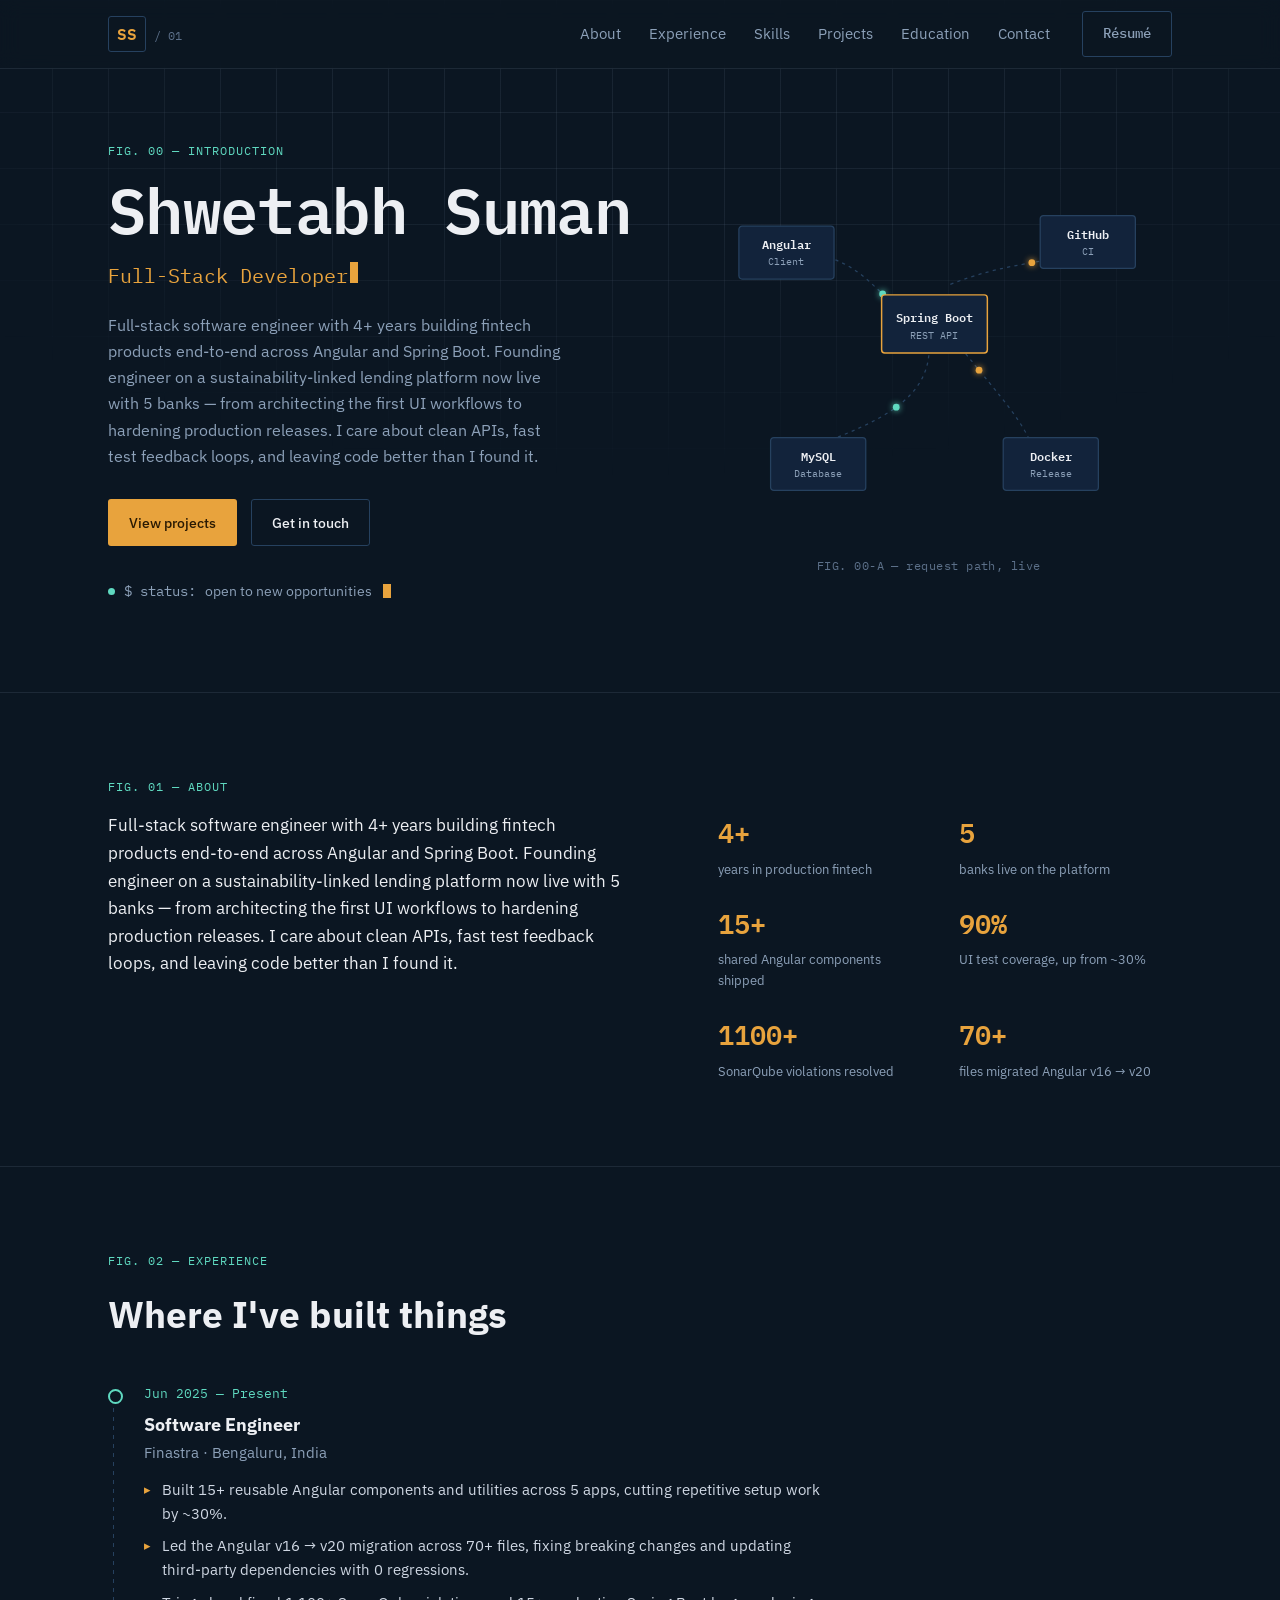
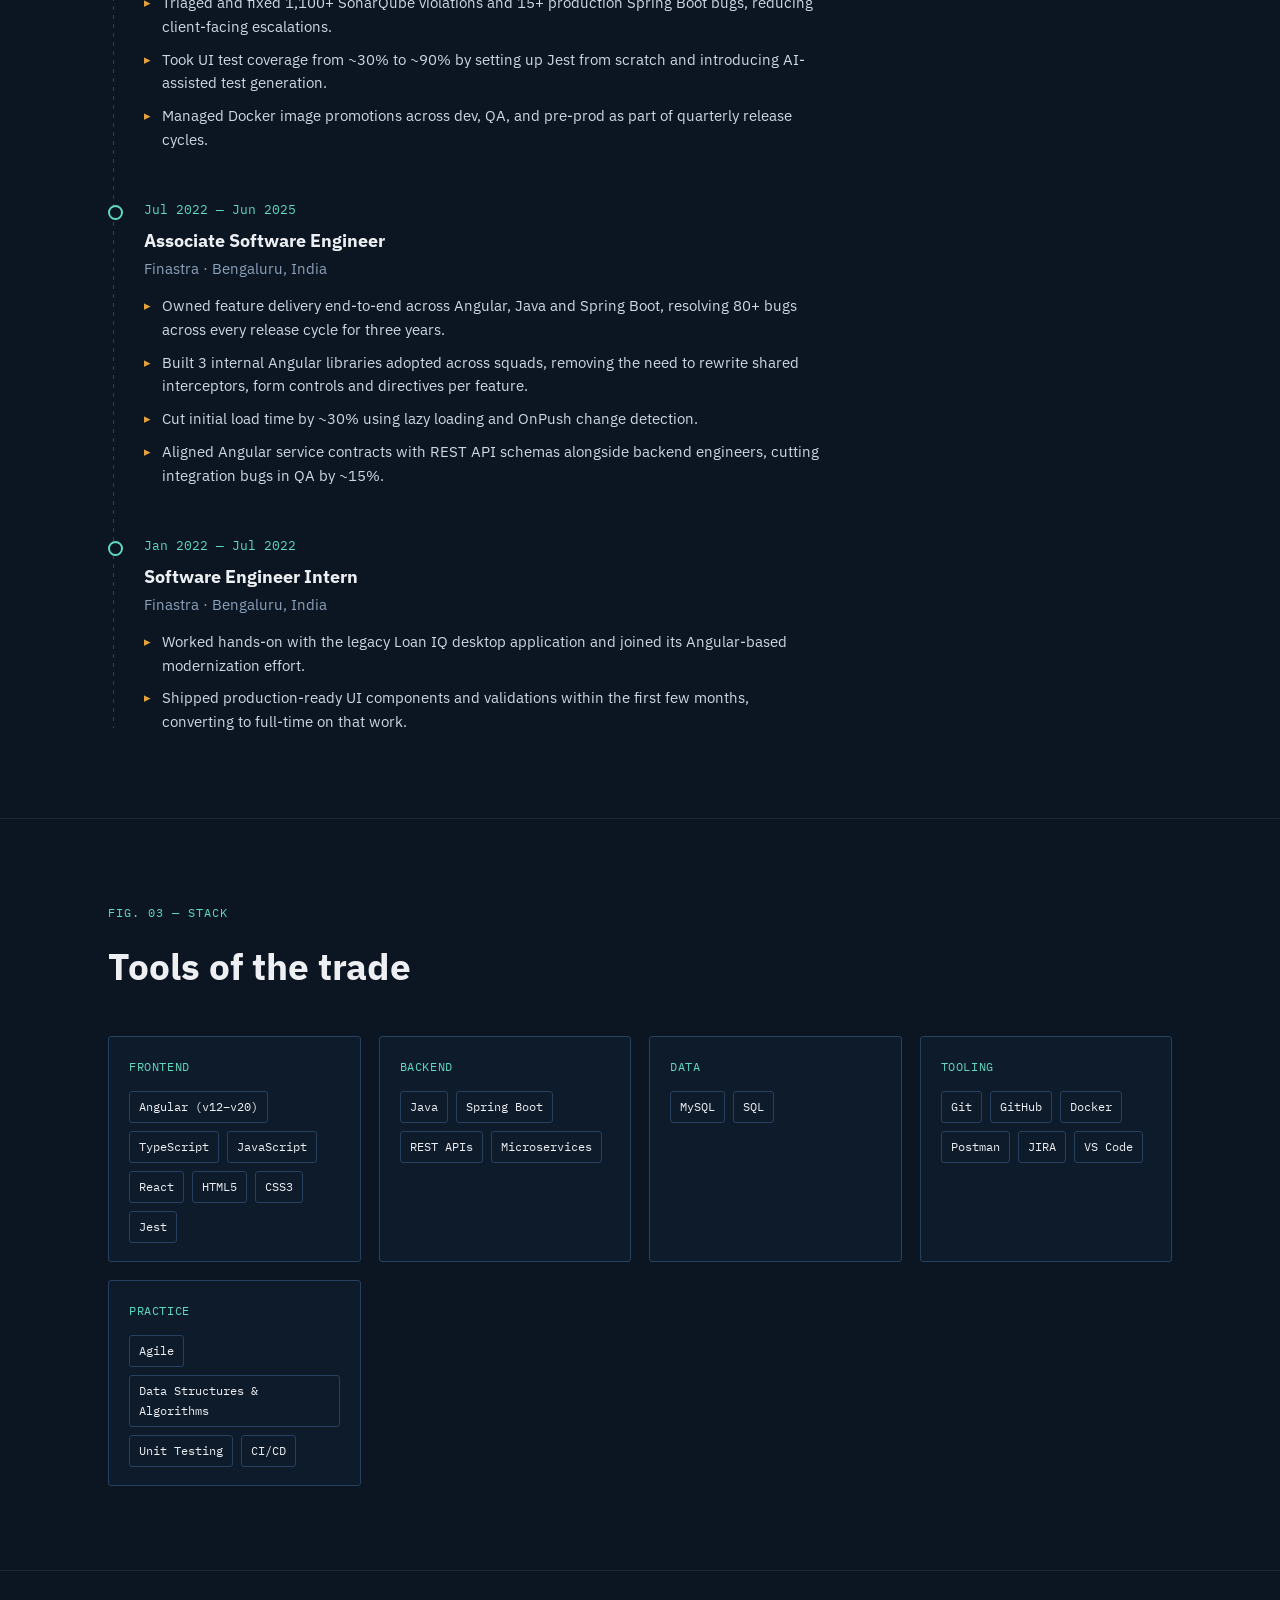
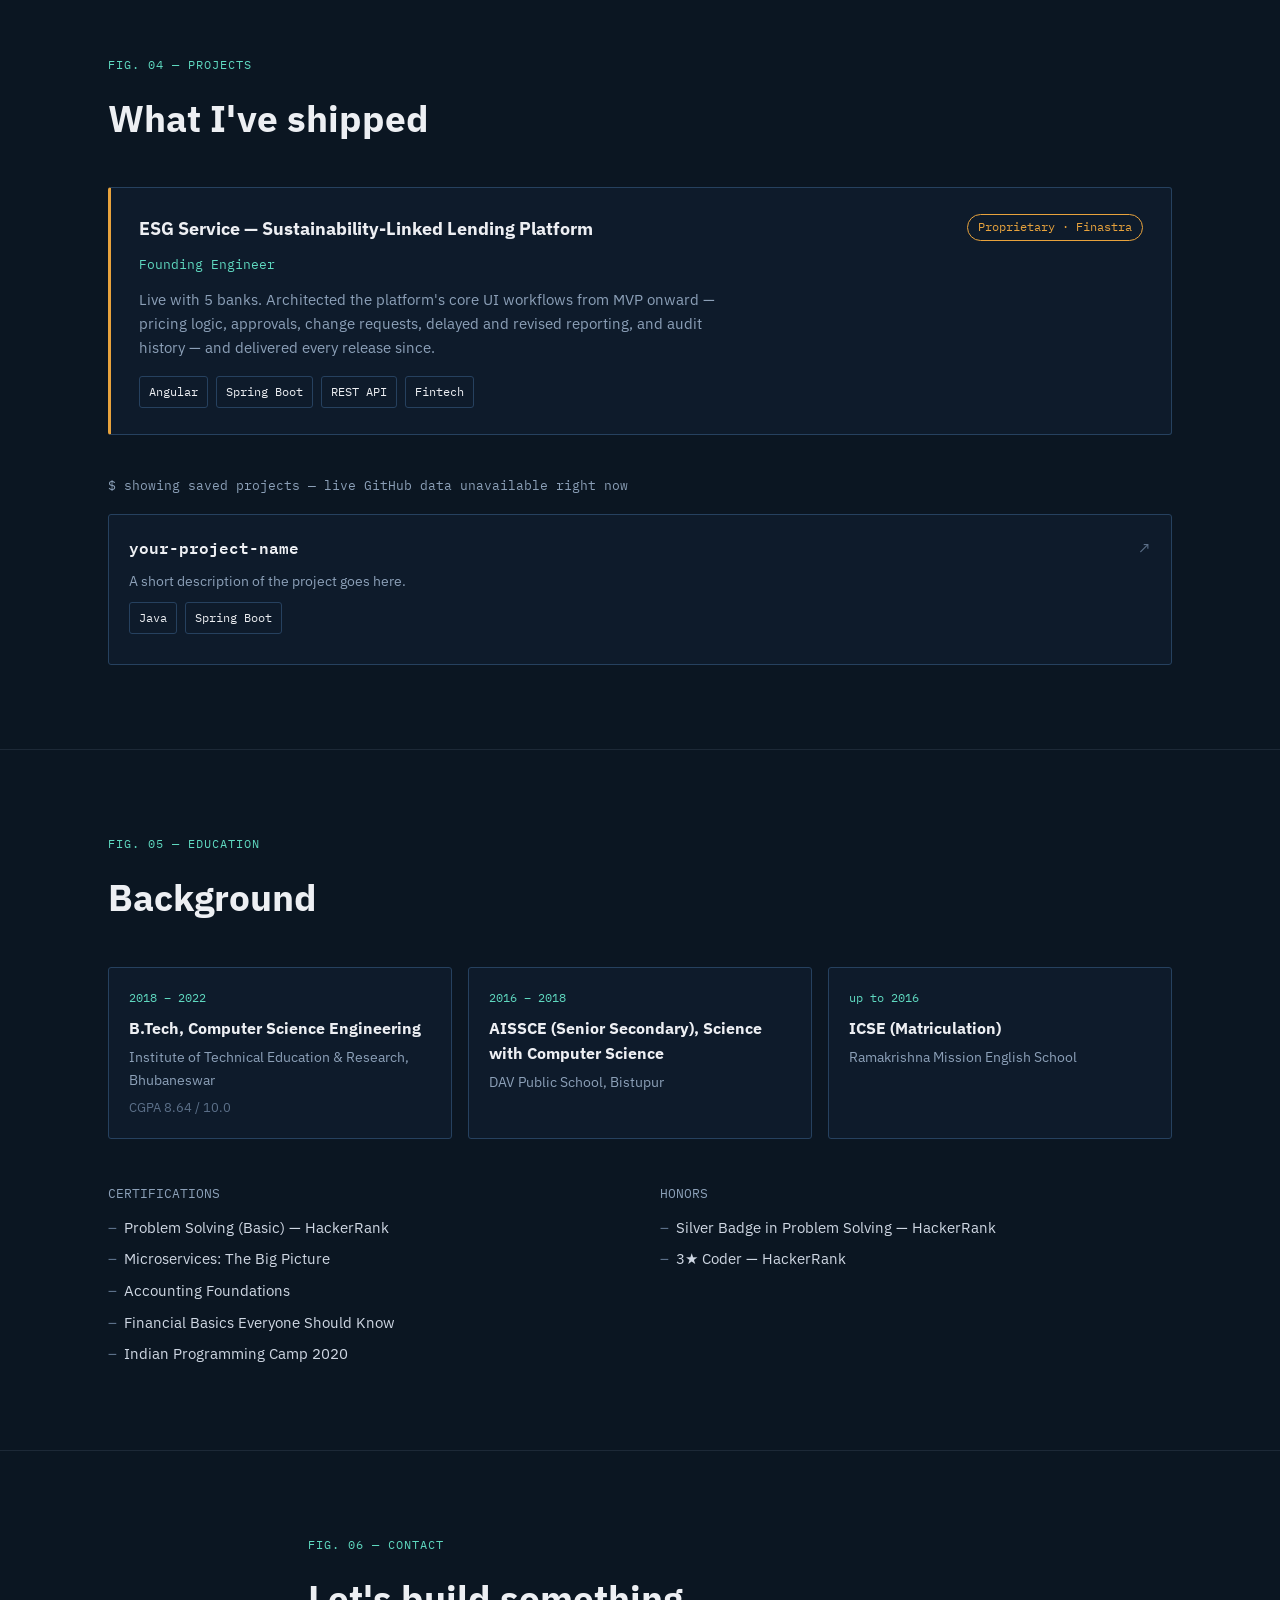
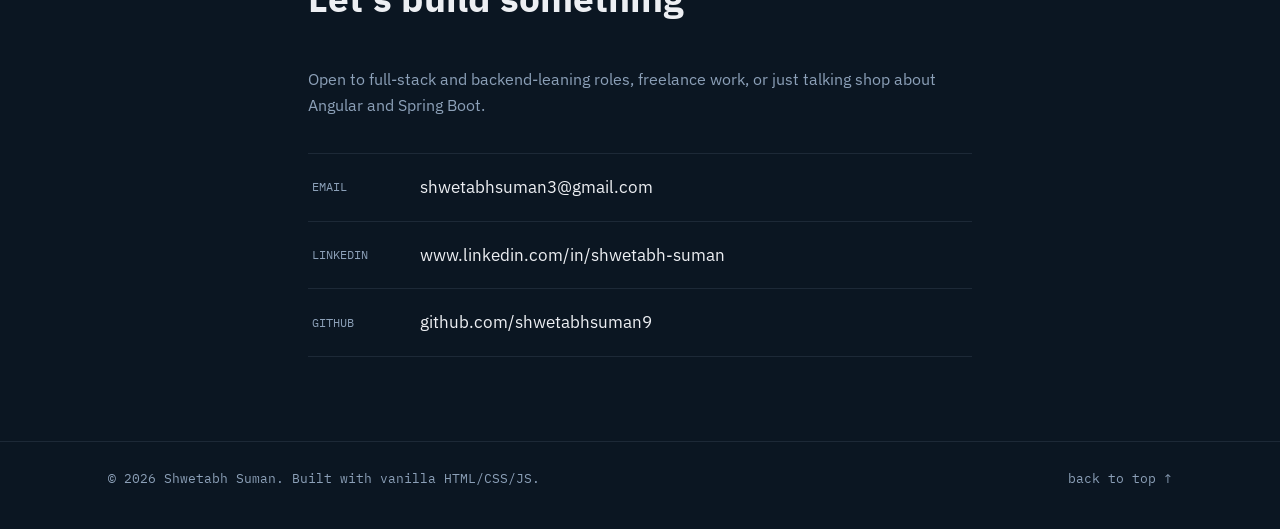
<file: index.html>
<!DOCTYPE html>
<html lang="en">
<head>
<meta charset="UTF-8">
<meta name="viewport" content="width=device-width, initial-scale=1.0">
<title>Shwetabh Suman — Software Engineer</title>
<meta name="description" content="Shwetabh Suman — Full-stack software engineer building fintech products with Angular and Spring Boot.">

<link rel="icon" type="image/svg+xml" href="favicon.svg">

<link rel="preconnect" href="https://fonts.googleapis.com">
<link rel="preconnect" href="https://fonts.gstatic.com" crossorigin>
<link href="https://fonts.googleapis.com/css2?family=IBM+Plex+Mono:wght@400;500;600&family=IBM+Plex+Sans:wght@400;500;600;700&display=swap" rel="stylesheet">

<link rel="stylesheet" href="style.css">
</head>
<body>

<div class="blueprint-grid" aria-hidden="true"></div>

<a class="skip-link" href="#main">Skip to content</a>

<header class="site-header" id="top">
  <div class="wrap header-row">
    <a href="#top" class="logo" aria-label="Home">
      <span class="logo-mark" id="logoInitials">SS</span>
      <span class="logo-index">/ 01</span>
    </a>
    <nav class="nav" id="nav">
      <a href="#about">About</a>
      <a href="#experience">Experience</a>
      <a href="#skills">Skills</a>
      <a href="#projects">Projects</a>
      <a href="#education">Education</a>
      <a href="#contact">Contact</a>
    </nav>
    <a class="btn btn-ghost header-cta" id="resumeLink" href="#" download>
      <span>Résumé</span>
    </a>
    <button class="nav-toggle" id="navToggle" aria-label="Toggle menu" aria-expanded="false">
      <span></span><span></span><span></span>
    </button>
  </div>
</header>

<main id="main">

  <!-- ================= HERO ================= -->
  <section class="hero">
    <div class="wrap hero-grid">
      <div class="hero-copy">
        <p class="eyebrow" data-reveal>FIG. 00 — INTRODUCTION</p>
        <h1 data-reveal>
          <span id="heroName">Shwetabh Suman</span>
        </h1>
        <p class="hero-role" data-reveal>
          <span id="typedRole" class="typed"></span><span class="cursor" aria-hidden="true">&nbsp;</span>
        </p>
        <p class="hero-summary" id="heroSummary" data-reveal></p>

        <div class="hero-actions" data-reveal>
          <a href="#projects" class="btn btn-primary">View projects</a>
          <a href="#contact" class="btn btn-outline">Get in touch</a>
        </div>

        <p class="status-line" data-reveal>
          <span class="dot" aria-hidden="true"></span>
          <span class="mono">$ status:</span> <span id="statusText"></span><span class="cursor" aria-hidden="true">&nbsp;</span>
        </p>
      </div>

      <div class="hero-diagram" data-reveal aria-hidden="true">
        <svg viewBox="0 0 460 360" class="arch-svg" role="img" aria-label="Diagram of a client-server-database architecture">
          <!-- connecting lines -->
          <path id="pathClientApi" class="conn" d="M 100 80 C 180 80, 180 140, 230 140" />
          <path id="pathApiDb"     class="conn" d="M 230 170 C 230 220, 180 240, 130 260" />
          <path id="pathApiDocker" class="conn" d="M 260 170 C 300 220, 320 240, 330 270" />
          <path id="pathApiGit"    class="conn" d="M 250 110 C 300 90, 340 90, 370 80" />

          <!-- traveling pulses -->
          <circle class="pulse" r="3.2"><animateMotion dur="2.6s" repeatCount="indefinite" begin="0s"><mpath href="#pathClientApi"/></animateMotion></circle>
          <circle class="pulse" r="3.2"><animateMotion dur="2.4s" repeatCount="indefinite" begin="0.6s"><mpath href="#pathApiDb"/></animateMotion></circle>
          <circle class="pulse pulse-alt" r="3.2"><animateMotion dur="2.8s" repeatCount="indefinite" begin="1.1s"><mpath href="#pathApiDocker"/></animateMotion></circle>
          <circle class="pulse pulse-alt" r="3.2"><animateMotion dur="2.2s" repeatCount="indefinite" begin="0.3s"><mpath href="#pathApiGit"/></animateMotion></circle>

          <!-- nodes -->
          <g class="node" transform="translate(50,55)">
            <rect width="90" height="50" rx="3"/>
            <text x="45" y="22" class="node-title">Angular</text>
            <text x="45" y="37" class="node-sub">Client</text>
          </g>

          <g class="node node-main" transform="translate(185,120)">
            <rect width="100" height="55" rx="3"/>
            <text x="50" y="26" class="node-title">Spring Boot</text>
            <text x="50" y="42" class="node-sub">REST API</text>
          </g>

          <g class="node" transform="translate(80,255)">
            <rect width="90" height="50" rx="3"/>
            <text x="45" y="22" class="node-title">MySQL</text>
            <text x="45" y="37" class="node-sub">Database</text>
          </g>

          <g class="node" transform="translate(300,255)">
            <rect width="90" height="50" rx="3"/>
            <text x="45" y="22" class="node-title">Docker</text>
            <text x="45" y="37" class="node-sub">Release</text>
          </g>

          <g class="node" transform="translate(335,45)">
            <rect width="90" height="50" rx="3"/>
            <text x="45" y="22" class="node-title">GitHub</text>
            <text x="45" y="37" class="node-sub">CI</text>
          </g>
        </svg>
        <p class="diagram-caption mono">FIG. 00-A — request path, live</p>
      </div>
    </div>
  </section>

  <!-- ================= ABOUT ================= -->
  <section class="section" id="about">
    <div class="wrap">
      <p class="eyebrow" data-reveal>FIG. 01 — ABOUT</p>
      <div class="about-grid">
        <p class="about-text" id="aboutText" data-reveal></p>
        <dl class="spec-sheet" id="statsList" data-reveal></dl>
      </div>
    </div>
  </section>

  <!-- ================= EXPERIENCE ================= -->
  <section class="section" id="experience">
    <div class="wrap">
      <p class="eyebrow" data-reveal>FIG. 02 — EXPERIENCE</p>
      <h2 data-reveal>Where I've built things</h2>
      <div class="timeline" id="timeline"></div>
    </div>
  </section>

  <!-- ================= SKILLS ================= -->
  <section class="section" id="skills">
    <div class="wrap">
      <p class="eyebrow" data-reveal>FIG. 03 — STACK</p>
      <h2 data-reveal>Tools of the trade</h2>
      <div class="skills-grid" id="skillsGrid"></div>
    </div>
  </section>

  <!-- ================= PROJECTS ================= -->
  <section class="section" id="projects">
    <div class="wrap">
      <p class="eyebrow" data-reveal>FIG. 04 — PROJECTS</p>
      <h2 data-reveal>What I've shipped</h2>

      <div class="project-card flagship" id="flagshipCard" data-reveal></div>

      <div class="projects-header" data-reveal>
        <p class="mono muted small" id="projectsStatus">$ fetching public repositories…</p>
      </div>
      <div class="projects-grid" id="projectsGrid"></div>
    </div>
  </section>

  <!-- ================= EDUCATION ================= -->
  <section class="section" id="education">
    <div class="wrap">
      <p class="eyebrow" data-reveal>FIG. 05 — EDUCATION</p>
      <h2 data-reveal>Background</h2>
      <div class="edu-grid" id="eduGrid"></div>

      <div class="honors-row" data-reveal>
        <div>
          <p class="mono muted small">CERTIFICATIONS</p>
          <ul id="certList" class="plain-list"></ul>
        </div>
        <div>
          <p class="mono muted small">HONORS</p>
          <ul id="honorList" class="plain-list"></ul>
        </div>
      </div>
    </div>
  </section>

  <!-- ================= CONTACT ================= -->
  <section class="section" id="contact">
    <div class="wrap contact-wrap">
      <p class="eyebrow" data-reveal>FIG. 06 — CONTACT</p>
      <h2 data-reveal>Let's build something</h2>
      <p class="muted" data-reveal>Open to full-stack and backend-leaning roles, freelance work, or just talking shop about Angular and Spring Boot.</p>

      <div class="contact-links" data-reveal>
        <button class="contact-item" id="copyEmailBtn" type="button">
          <span class="mono label">EMAIL</span>
          <span id="emailText"></span>
          <span class="copy-hint" id="copyHint">click to copy</span>
        </button>
        <a class="contact-item" id="linkedinLink" href="#" target="_blank" rel="noopener">
          <span class="mono label">LINKEDIN</span>
          <span id="linkedinText"></span>
        </a>
        <a class="contact-item" id="githubLinkContact" href="#" target="_blank" rel="noopener">
          <span class="mono label">GITHUB</span>
          <span id="githubText"></span>
        </a>
      </div>
    </div>
  </section>

</main>

<footer class="site-footer">
  <div class="wrap footer-row">
    <p class="mono small muted" id="footerText"></p>
    <a href="#top" class="back-to-top mono small">back to top ↑</a>
  </div>
</footer>

<script src="config.js"></script>
<script src="script.js"></script>
</body>
</html>
</file>
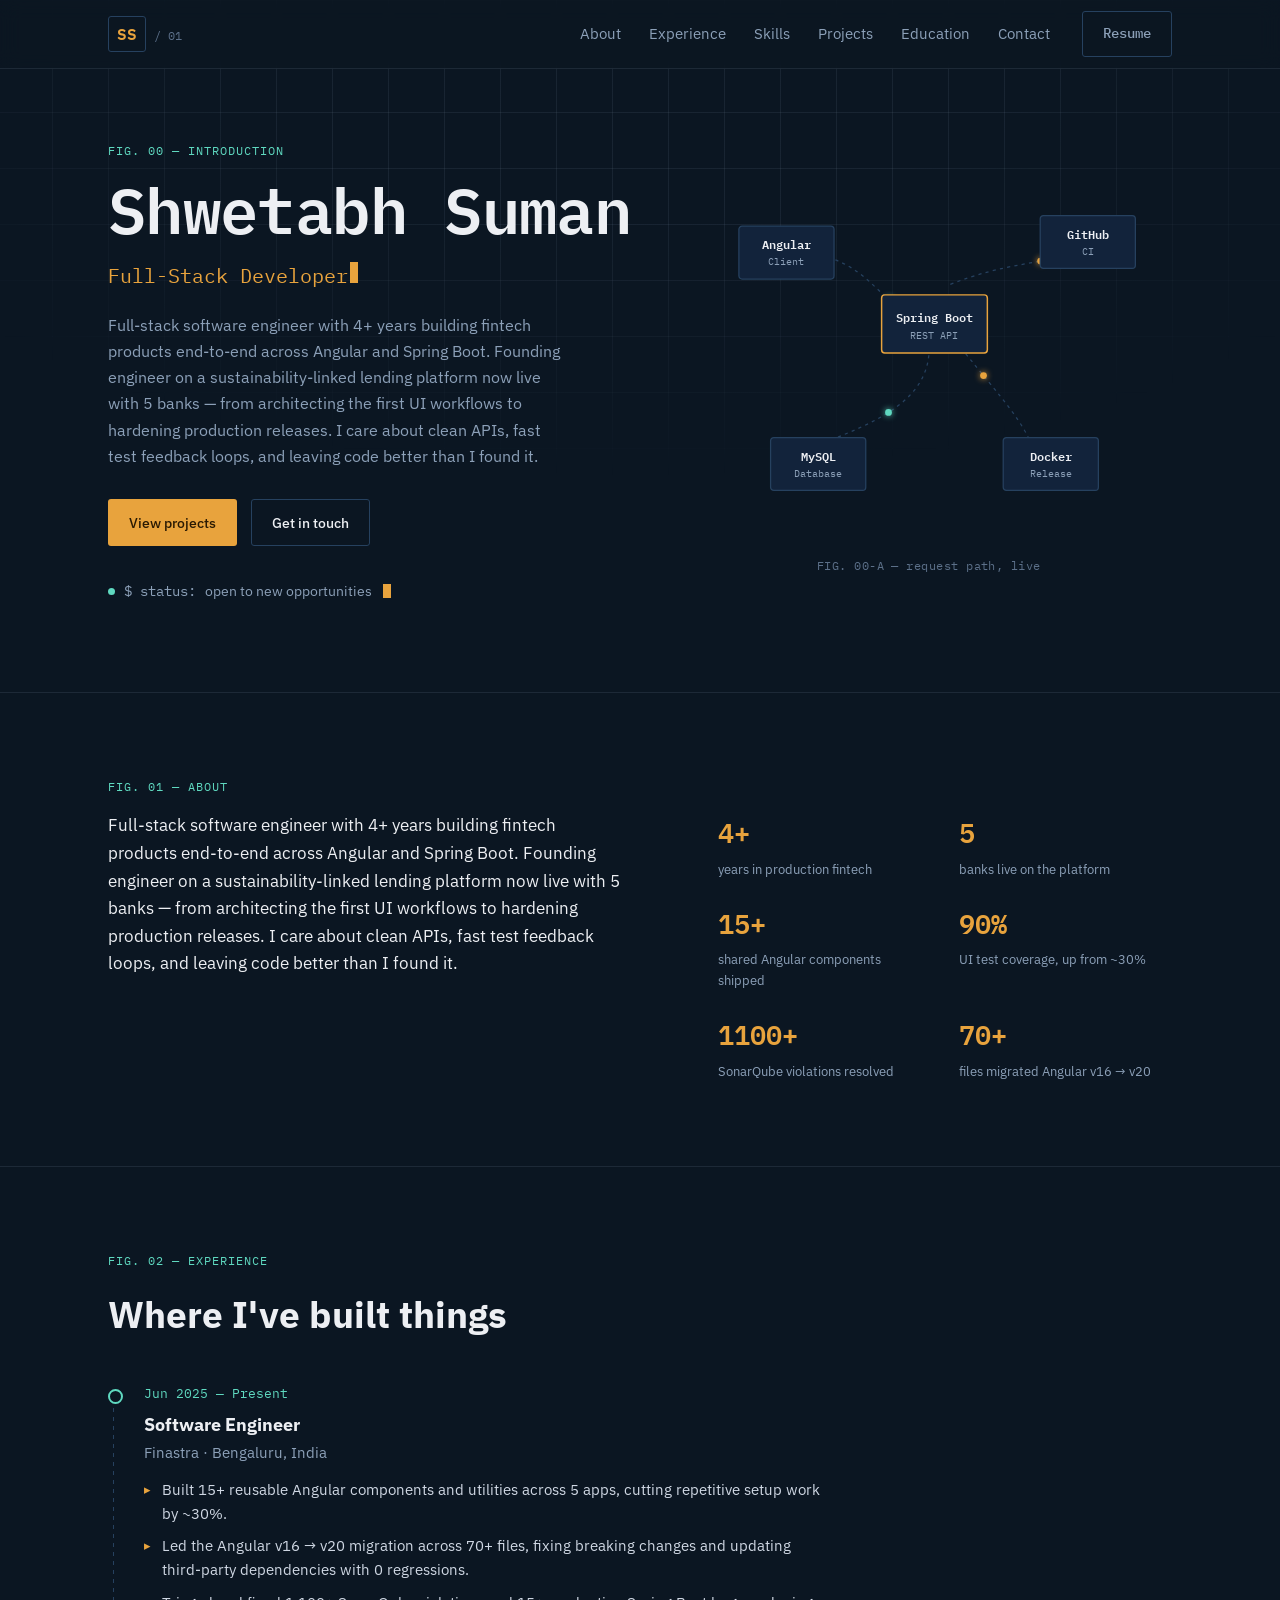
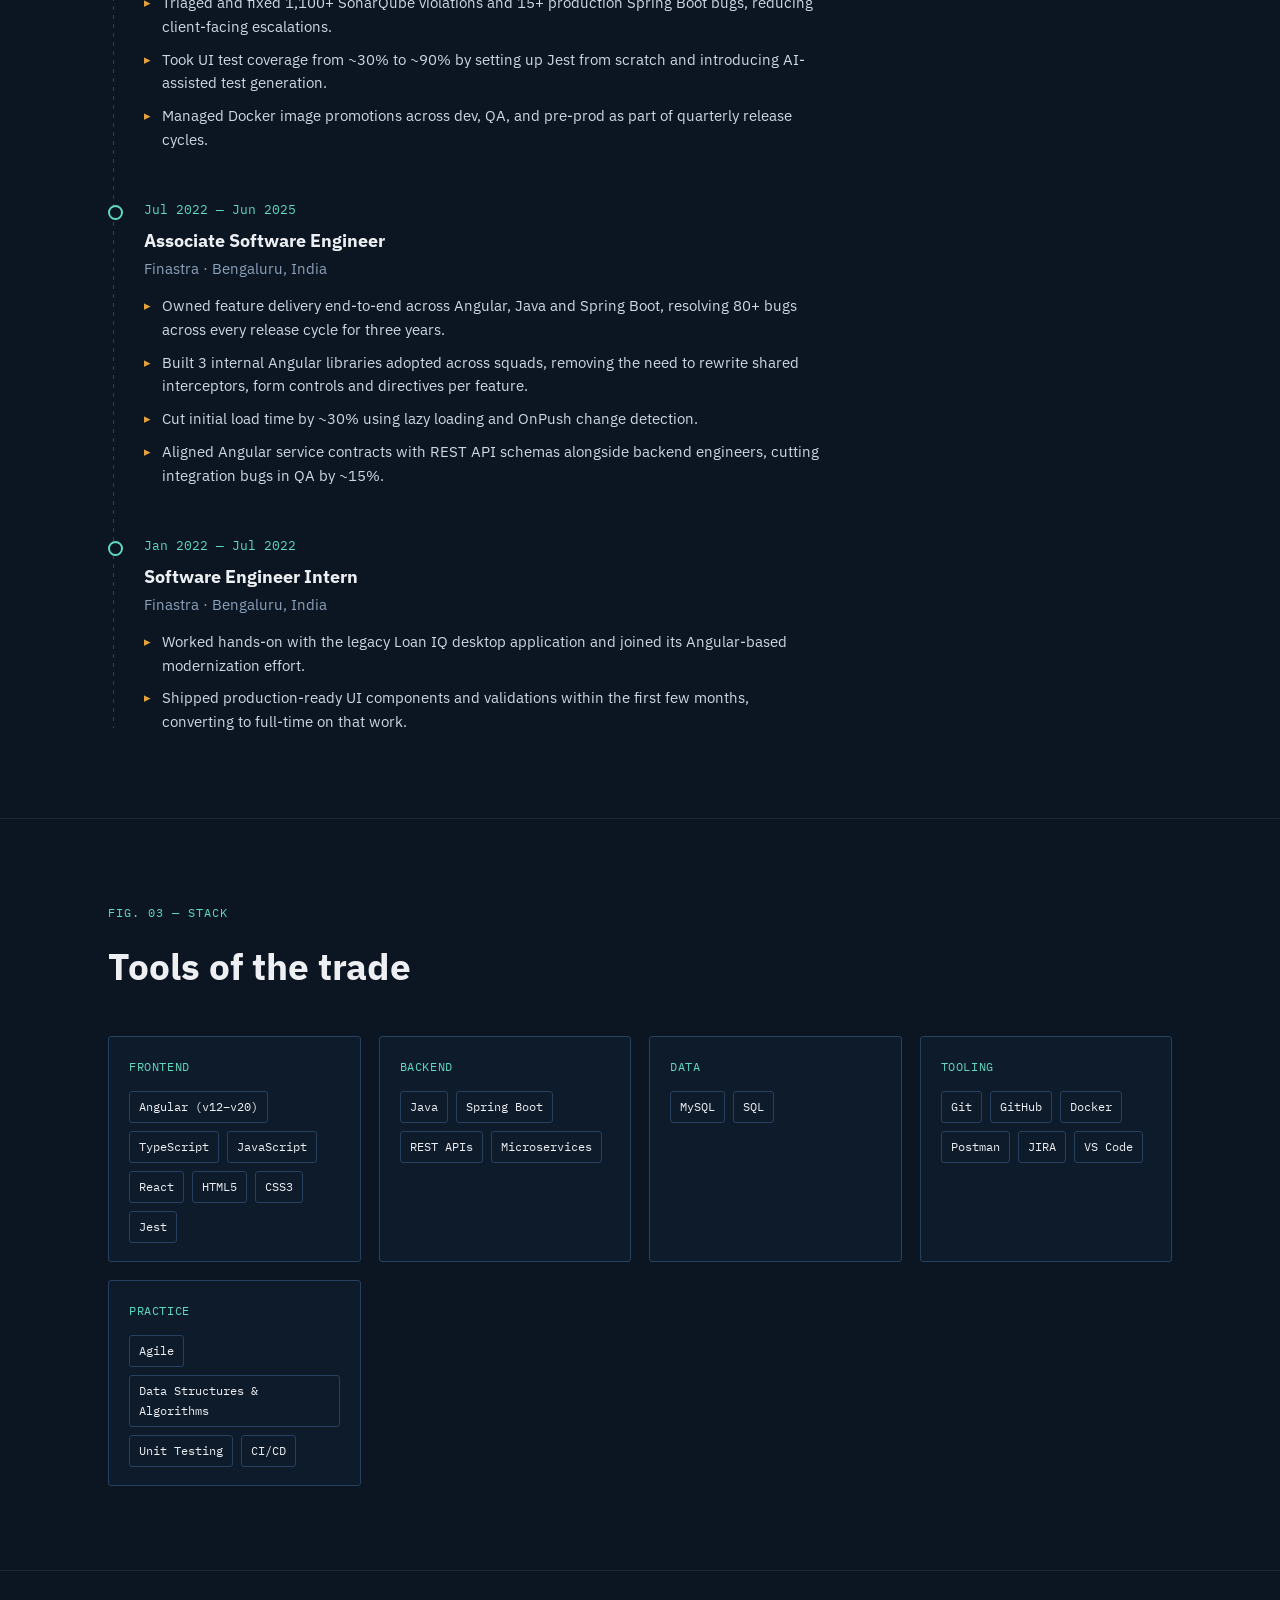
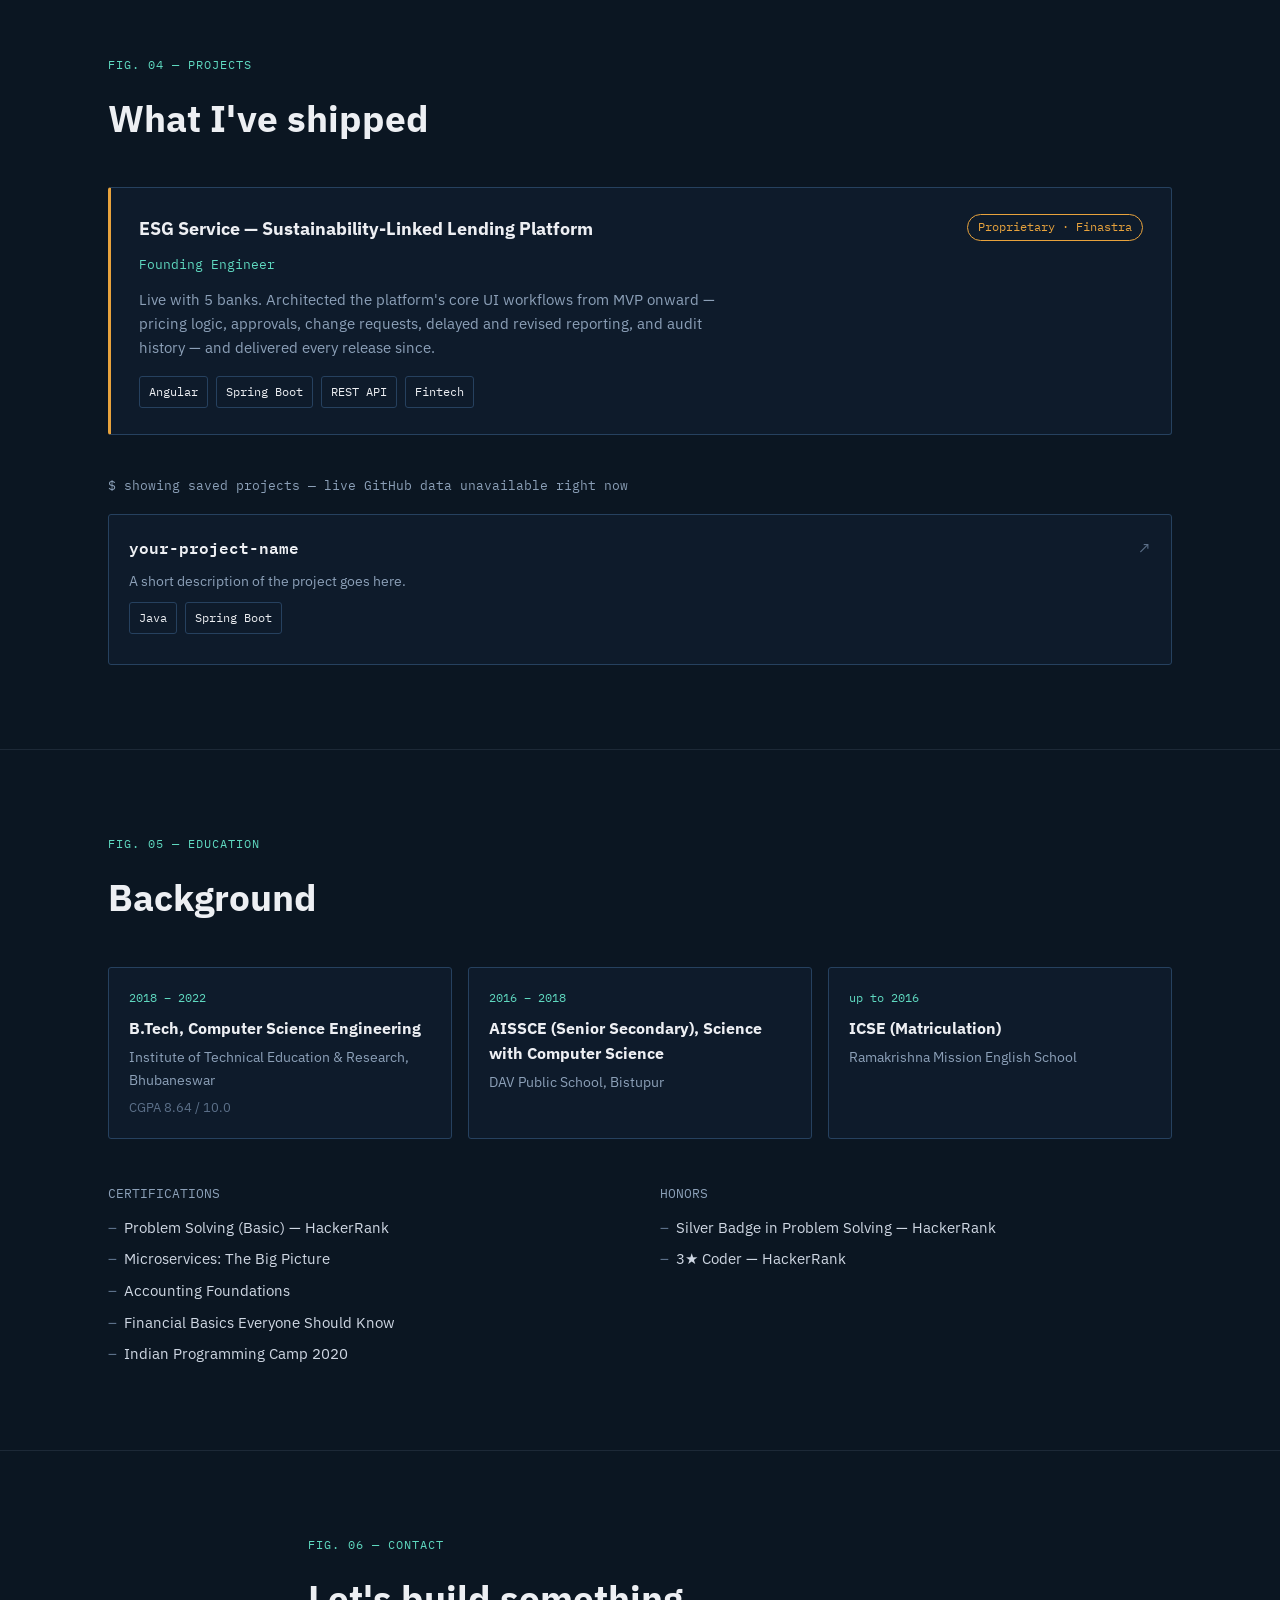
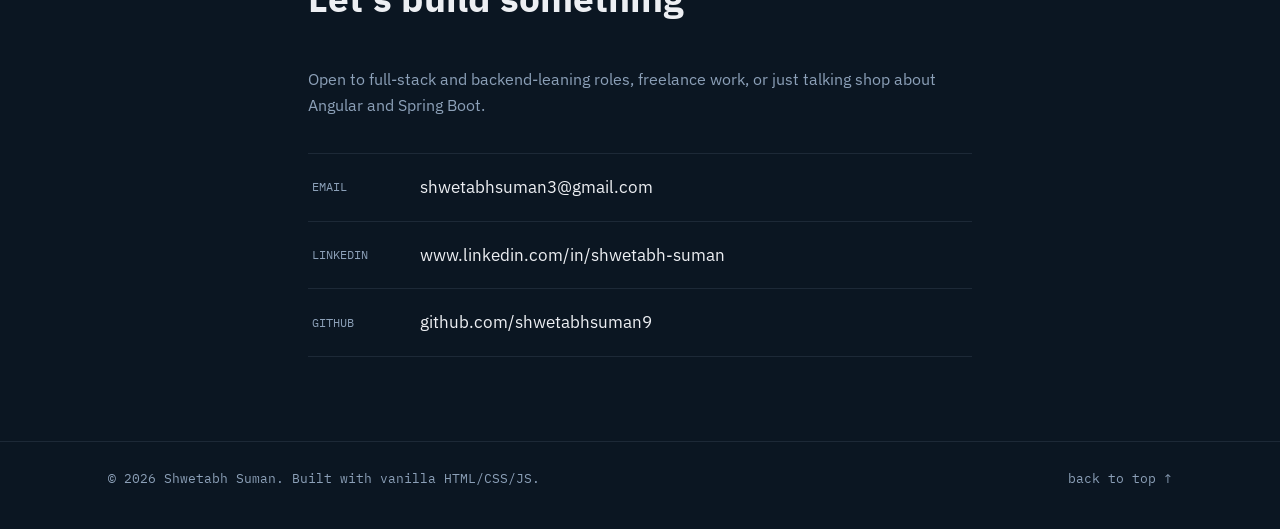
<file: docs/index.html>
<!DOCTYPE html>
<html lang="en">
<head>
<meta charset="UTF-8">
<meta name="viewport" content="width=device-width, initial-scale=1.0">
<title>Shwetabh Suman — Software Engineer</title>
<meta name="description" content="Shwetabh Suman — Full-stack software engineer building fintech products with Angular and Spring Boot.">

<link rel="icon" type="image/svg+xml" href="favicon.svg">

<link rel="preconnect" href="https://fonts.googleapis.com">
<link rel="preconnect" href="https://fonts.gstatic.com" crossorigin>
<link href="https://fonts.googleapis.com/css2?family=IBM+Plex+Mono:wght@400;500;600&family=IBM+Plex+Sans:wght@400;500;600;700&display=swap" rel="stylesheet">

<link rel="stylesheet" href="style.css">
</head>
<body>

<div class="blueprint-grid" aria-hidden="true"></div>

<a class="skip-link" href="#main">Skip to content</a>

<header class="site-header" id="top">
  <div class="wrap header-row">
    <a href="#top" class="logo" aria-label="Home">
      <span class="logo-mark" id="logoInitials">SS</span>
      <span class="logo-index">/ 01</span>
    </a>
    <nav class="nav" id="nav">
      <a href="#about">About</a>
      <a href="#experience">Experience</a>
      <a href="#skills">Skills</a>
      <a href="#projects">Projects</a>
      <a href="#education">Education</a>
      <a href="#contact">Contact</a>
    </nav>
    <a class="btn btn-ghost header-cta" id="resumeLink" href="Shwetabh_suman_resume.pdf" download>
      <span>Resume</span>
    </a>
    <button class="nav-toggle" id="navToggle" aria-label="Toggle menu" aria-expanded="false">
      <span></span><span></span><span></span>
    </button>
  </div>
</header>

<main id="main">

  <!-- ================= HERO ================= -->
  <section class="hero">
    <div class="wrap hero-grid">
      <div class="hero-copy">
        <p class="eyebrow" data-reveal>FIG. 00 — INTRODUCTION</p>
        <h1 data-reveal>
          <span id="heroName">Shwetabh Suman</span>
        </h1>
        <p class="hero-role" data-reveal>
          <span id="typedRole" class="typed"></span><span class="cursor" aria-hidden="true">&nbsp;</span>
        </p>
        <p class="hero-summary" id="heroSummary" data-reveal></p>

        <div class="hero-actions" data-reveal>
          <a href="#projects" class="btn btn-primary">View projects</a>
          <a href="#contact" class="btn btn-outline">Get in touch</a>
        </div>

        <p class="status-line" data-reveal>
          <span class="dot" aria-hidden="true"></span>
          <span class="mono">$ status:</span> <span id="statusText"></span><span class="cursor" aria-hidden="true">&nbsp;</span>
        </p>
      </div>

      <div class="hero-diagram" data-reveal aria-hidden="true">
        <svg viewBox="0 0 460 360" class="arch-svg" role="img" aria-label="Diagram of a client-server-database architecture">
          <!-- connecting lines -->
          <path id="pathClientApi" class="conn" d="M 100 80 C 180 80, 180 140, 230 140" />
          <path id="pathApiDb"     class="conn" d="M 230 170 C 230 220, 180 240, 130 260" />
          <path id="pathApiDocker" class="conn" d="M 260 170 C 300 220, 320 240, 330 270" />
          <path id="pathApiGit"    class="conn" d="M 250 110 C 300 90, 340 90, 370 80" />

          <!-- traveling pulses -->
          <circle class="pulse" r="3.2"><animateMotion dur="2.6s" repeatCount="indefinite" begin="0s"><mpath href="#pathClientApi"/></animateMotion></circle>
          <circle class="pulse" r="3.2"><animateMotion dur="2.4s" repeatCount="indefinite" begin="0.6s"><mpath href="#pathApiDb"/></animateMotion></circle>
          <circle class="pulse pulse-alt" r="3.2"><animateMotion dur="2.8s" repeatCount="indefinite" begin="1.1s"><mpath href="#pathApiDocker"/></animateMotion></circle>
          <circle class="pulse pulse-alt" r="3.2"><animateMotion dur="2.2s" repeatCount="indefinite" begin="0.3s"><mpath href="#pathApiGit"/></animateMotion></circle>

          <!-- nodes -->
          <g class="node" transform="translate(50,55)">
            <rect width="90" height="50" rx="3"/>
            <text x="45" y="22" class="node-title">Angular</text>
            <text x="45" y="37" class="node-sub">Client</text>
          </g>

          <g class="node node-main" transform="translate(185,120)">
            <rect width="100" height="55" rx="3"/>
            <text x="50" y="26" class="node-title">Spring Boot</text>
            <text x="50" y="42" class="node-sub">REST API</text>
          </g>

          <g class="node" transform="translate(80,255)">
            <rect width="90" height="50" rx="3"/>
            <text x="45" y="22" class="node-title">MySQL</text>
            <text x="45" y="37" class="node-sub">Database</text>
          </g>

          <g class="node" transform="translate(300,255)">
            <rect width="90" height="50" rx="3"/>
            <text x="45" y="22" class="node-title">Docker</text>
            <text x="45" y="37" class="node-sub">Release</text>
          </g>

          <g class="node" transform="translate(335,45)">
            <rect width="90" height="50" rx="3"/>
            <text x="45" y="22" class="node-title">GitHub</text>
            <text x="45" y="37" class="node-sub">CI</text>
          </g>
        </svg>
        <p class="diagram-caption mono">FIG. 00-A — request path, live</p>
      </div>
    </div>
  </section>

  <!-- ================= ABOUT ================= -->
  <section class="section" id="about">
    <div class="wrap">
      <p class="eyebrow" data-reveal>FIG. 01 — ABOUT</p>
      <div class="about-grid">
        <p class="about-text" id="aboutText" data-reveal></p>
        <dl class="spec-sheet" id="statsList" data-reveal></dl>
      </div>
    </div>
  </section>

  <!-- ================= EXPERIENCE ================= -->
  <section class="section" id="experience">
    <div class="wrap">
      <p class="eyebrow" data-reveal>FIG. 02 — EXPERIENCE</p>
      <h2 data-reveal>Where I've built things</h2>
      <div class="timeline" id="timeline"></div>
    </div>
  </section>

  <!-- ================= SKILLS ================= -->
  <section class="section" id="skills">
    <div class="wrap">
      <p class="eyebrow" data-reveal>FIG. 03 — STACK</p>
      <h2 data-reveal>Tools of the trade</h2>
      <div class="skills-grid" id="skillsGrid"></div>
    </div>
  </section>

  <!-- ================= PROJECTS ================= -->
  <section class="section" id="projects">
    <div class="wrap">
      <p class="eyebrow" data-reveal>FIG. 04 — PROJECTS</p>
      <h2 data-reveal>What I've shipped</h2>

      <div class="project-card flagship" id="flagshipCard" data-reveal></div>

      <div class="projects-header" data-reveal>
        <p class="mono muted small" id="projectsStatus">$ fetching public repositories…</p>
      </div>
      <div class="projects-grid" id="projectsGrid"></div>
    </div>
  </section>

  <!-- ================= EDUCATION ================= -->
  <section class="section" id="education">
    <div class="wrap">
      <p class="eyebrow" data-reveal>FIG. 05 — EDUCATION</p>
      <h2 data-reveal>Background</h2>
      <div class="edu-grid" id="eduGrid"></div>

      <div class="honors-row" data-reveal>
        <div>
          <p class="mono muted small">CERTIFICATIONS</p>
          <ul id="certList" class="plain-list"></ul>
        </div>
        <div>
          <p class="mono muted small">HONORS</p>
          <ul id="honorList" class="plain-list"></ul>
        </div>
      </div>
    </div>
  </section>

  <!-- ================= CONTACT ================= -->
  <section class="section" id="contact">
    <div class="wrap contact-wrap">
      <p class="eyebrow" data-reveal>FIG. 06 — CONTACT</p>
      <h2 data-reveal>Let's build something</h2>
      <p class="muted" data-reveal>Open to full-stack and backend-leaning roles, freelance work, or just talking shop about Angular and Spring Boot.</p>

      <div class="contact-links" data-reveal>
        <button class="contact-item" id="copyEmailBtn" type="button">
          <span class="mono label">EMAIL</span>
          <span id="emailText"></span>
          <span class="copy-hint" id="copyHint">click to copy</span>
        </button>
        <a class="contact-item" id="linkedinLink" href="#" target="_blank" rel="noopener">
          <span class="mono label">LINKEDIN</span>
          <span id="linkedinText"></span>
        </a>
        <a class="contact-item" id="githubLinkContact" href="#" target="_blank" rel="noopener">
          <span class="mono label">GITHUB</span>
          <span id="githubText"></span>
        </a>
      </div>
    </div>
  </section>

</main>

<footer class="site-footer">
  <div class="wrap footer-row">
    <p class="mono small muted" id="footerText"></p>
    <a href="#top" class="back-to-top mono small">back to top ↑</a>
  </div>
</footer>

<script src="config.js"></script>
<script src="script.js"></script>
</body>
</html>
</file>
<file: style.css>
/* ==========================================================================
   DESIGN TOKENS
   ========================================================================== */
:root {
  --bg:        #0B1622;
  --bg-raised: #0E1B2B;
  --panel:     #12233b;
  --panel-2:   #15283f;
  --line:      #26415f;
  --line-soft: rgba(140, 160, 184, 0.14);
  --ink:       #EDEFF3;
  --muted:     #8CA0B8;
  --muted-2:   #5c7089;
  --accent:    #E8A33D;
  --accent-ink:#2a1a03;
  --accent-2:  #5FD9C0;

  --mono: 'IBM Plex Mono', ui-monospace, SFMono-Regular, Menlo, Consolas, monospace;
  --sans: 'IBM Plex Sans', -apple-system, BlinkMacSystemFont, 'Segoe UI', Roboto, sans-serif;

  --maxw: 1120px;
  --radius: 3px;
  --ease: cubic-bezier(0.16, 1, 0.3, 1);
}

/* ==========================================================================
   RESET
   ========================================================================== */
* { box-sizing: border-box; }
html { scroll-behavior: smooth; }
body {
  margin: 0;
  background: var(--bg);
  color: var(--ink);
  font-family: var(--sans);
  font-size: 16px;
  line-height: 1.6;
  -webkit-font-smoothing: antialiased;
}
h1, h2, h3, p, dl, dd, ul { margin: 0; }
ul { padding: 0; list-style: none; }
a { color: inherit; text-decoration: none; }
img, svg { display: block; max-width: 100%; }
button { font: inherit; color: inherit; background: none; border: none; cursor: pointer; }

.wrap { max-width: var(--maxw); margin: 0 auto; padding: 0 28px; }

.skip-link {
  position: absolute; left: -999px; top: 0;
  background: var(--accent); color: var(--accent-ink); padding: 10px 16px; z-index: 999;
}
.skip-link:focus { left: 12px; top: 12px; }

:focus-visible {
  outline: 2px solid var(--accent);
  outline-offset: 3px;
}

.mono { font-family: var(--mono); }
.muted { color: var(--muted); }
.small { font-size: 0.82rem; }

/* ==========================================================================
   BACKGROUND GRID
   ========================================================================== */
.blueprint-grid {
  position: fixed;
  inset: 0;
  z-index: -1;
  background-image:
    linear-gradient(var(--line-soft) 1px, transparent 1px),
    linear-gradient(90deg, var(--line-soft) 1px, transparent 1px);
  background-size: 56px 56px;
  background-position: center top;
  -webkit-mask-image: radial-gradient(ellipse 80% 60% at 50% 0%, #000 40%, transparent 90%);
          mask-image: radial-gradient(ellipse 80% 60% at 50% 0%, #000 40%, transparent 90%);
  opacity: 0.8;
}

/* ==========================================================================
   HEADER / NAV
   ========================================================================== */
.site-header {
  position: sticky; top: 0; z-index: 100;
  background: rgba(11, 22, 34, 0.82);
  backdrop-filter: blur(10px);
  border-bottom: 1px solid var(--line-soft);
}
.header-row {
  display: flex; align-items: center; gap: 20px;
  height: 68px;
}
.logo { display: flex; align-items: baseline; gap: 8px; font-family: var(--mono); }
.logo-mark {
  font-weight: 600; font-size: 1rem;
  border: 1px solid var(--line); padding: 4px 8px; border-radius: var(--radius);
  color: var(--accent);
}
.logo-index { color: var(--muted-2); font-size: 0.78rem; }

.nav { display: flex; gap: 28px; margin-left: auto; }
.nav a {
  font-size: 0.92rem; color: var(--muted);
  position: relative; padding: 4px 0;
  transition: color 0.2s var(--ease);
}
.nav a::after {
  content: ""; position: absolute; left: 0; bottom: -2px;
  width: 0; height: 1px; background: var(--accent);
  transition: width 0.25s var(--ease);
}
.nav a:hover { color: var(--ink); }
.nav a:hover::after { width: 100%; }

.header-cta { margin-left: 12px; }

.nav-toggle {
  display: none; flex-direction: column; justify-content: center; gap: 5px;
  width: 34px; height: 34px; margin-left: auto;
}
.nav-toggle span { display: block; width: 100%; height: 1.5px; background: var(--ink); transition: 0.25s var(--ease); }
.nav-toggle.open span:nth-child(1) { transform: translateY(6.5px) rotate(45deg); }
.nav-toggle.open span:nth-child(2) { opacity: 0; }
.nav-toggle.open span:nth-child(3) { transform: translateY(-6.5px) rotate(-45deg); }

/* ==========================================================================
   BUTTONS
   ========================================================================== */
.btn {
  display: inline-flex; align-items: center; gap: 8px;
  padding: 11px 20px;
  font-size: 0.9rem; font-weight: 500;
  border-radius: var(--radius);
  border: 1px solid transparent;
  transition: transform 0.2s var(--ease), border-color 0.2s var(--ease), background 0.2s var(--ease), color 0.2s var(--ease);
  white-space: nowrap;
}
.btn-primary { background: var(--accent); color: var(--accent-ink); }
.btn-primary:hover { transform: translateY(-2px); }
.btn-outline { border-color: var(--line); color: var(--ink); }
.btn-outline:hover { border-color: var(--accent); color: var(--accent); transform: translateY(-2px); }
.btn-ghost { border-color: var(--line); color: var(--muted); font-family: var(--mono); font-size: 0.85rem; }
.btn-ghost:hover { color: var(--ink); border-color: var(--accent-2); }

/* ==========================================================================
   TYPOGRAPHY
   ========================================================================== */
.eyebrow {
  font-family: var(--mono); font-size: 0.78rem; letter-spacing: 0.08em;
  color: var(--accent-2); margin-bottom: 14px;
}
h1 {
  font-family: var(--mono); font-weight: 600;
  font-size: clamp(2.3rem, 6vw, 4rem);
  line-height: 1.05; letter-spacing: -0.01em;
  margin-bottom: 18px;
}
h2 {
  font-family: var(--sans); font-weight: 700;
  font-size: clamp(1.6rem, 3.4vw, 2.3rem);
  margin-bottom: 36px; max-width: 20ch;
}
.section h2 { margin-bottom: 40px; }

/* ==========================================================================
   SCROLL REVEAL
   ========================================================================== */
[data-reveal] {
  opacity: 0; transform: translateY(18px);
  transition: opacity 0.7s var(--ease), transform 0.7s var(--ease);
}
[data-reveal].in-view { opacity: 1; transform: translateY(0); }

/* ==========================================================================
   HERO
   ========================================================================== */
.hero { padding: 72px 0 90px; }
.hero-grid {
  display: grid; grid-template-columns: 1.05fr 0.95fr;
  gap: 40px; align-items: center;
}
.hero-role {
  font-family: var(--mono); font-size: clamp(1rem, 2vw, 1.25rem);
  color: var(--accent); margin-bottom: 20px; min-height: 1.6em;
}
.hero-summary {
  color: var(--muted); max-width: 46ch; margin-bottom: 30px;
  font-size: 1.02rem;
}
.hero-actions { display: flex; gap: 14px; margin-bottom: 34px; flex-wrap: wrap; }

.status-line {
  font-size: 0.88rem; color: var(--muted);
  display: flex; align-items: center; gap: 9px;
}
.status-line .dot {
  width: 7px; height: 7px; border-radius: 50%;
  background: var(--accent-2);
  box-shadow: 0 0 0 0 rgba(95, 217, 192, 0.6);
  animation: pulseDot 2.4s infinite;
}
@keyframes pulseDot {
  0%   { box-shadow: 0 0 0 0 rgba(95, 217, 192, 0.55); }
  70%  { box-shadow: 0 0 0 7px rgba(95, 217, 192, 0); }
  100% { box-shadow: 0 0 0 0 rgba(95, 217, 192, 0); }
}
.cursor {
  display: inline-block; width: 8px; height: 1.05em;
  background: var(--accent); margin-left: 2px; vertical-align: -2px;
  animation: blink 1s steps(1) infinite;
}
@keyframes blink { 50% { opacity: 0; } }

/* ---- hero diagram ---- */
.hero-diagram { position: relative; }
.arch-svg { width: 100%; height: auto; overflow: visible; }
.arch-svg .node rect {
  fill: var(--panel); stroke: var(--line); stroke-width: 1.2;
}
.arch-svg .node-main rect { stroke: var(--accent); stroke-width: 1.4; }
.arch-svg .node-title { font-family: var(--mono); font-size: 11px; fill: var(--ink); text-anchor: middle; font-weight: 600; }
.arch-svg .node-sub   { font-family: var(--mono); font-size: 9.5px; fill: var(--muted); text-anchor: middle; }
.arch-svg .conn {
  fill: none; stroke: var(--line); stroke-width: 1.2; stroke-dasharray: 3 4;
}
.arch-svg .pulse { fill: var(--accent-2); filter: drop-shadow(0 0 3px rgba(95,217,192,0.9)); }
.arch-svg .pulse-alt { fill: var(--accent); filter: drop-shadow(0 0 3px rgba(232,163,61,0.9)); }
.diagram-caption {
  text-align: center; font-size: 0.72rem; color: var(--muted-2);
  margin-top: 8px; letter-spacing: 0.04em;
}

/* ==========================================================================
   SECTIONS (generic)
   ========================================================================== */
.section { padding: 84px 0; border-top: 1px solid var(--line-soft); }

/* ---- about ---- */
.about-grid {
  display: grid; grid-template-columns: 1.1fr 0.9fr; gap: 56px;
  align-items: start;
}
.about-text { font-size: 1.08rem; color: var(--ink); max-width: 52ch; white-space: pre-line; }
.spec-sheet { display: grid; grid-template-columns: 1fr 1fr; gap: 22px 28px; }
.spec-sheet div { display: flex; flex-direction: column; gap: 4px; }
.spec-value { font-family: var(--mono); font-size: 1.7rem; font-weight: 600; color: var(--accent); }
.spec-label { font-size: 0.82rem; color: var(--muted); }

/* ---- timeline ---- */
.timeline { position: relative; padding-left: 36px; }
.timeline::before {
  content: ""; position: absolute; left: 5px; top: 6px; bottom: 6px; width: 1px;
  background: repeating-linear-gradient(var(--line) 0 4px, transparent 4px 9px);
}
.tl-item { position: relative; padding-bottom: 48px; }
.tl-item:last-child { padding-bottom: 0; }
.tl-item::before {
  content: ""; position: absolute; left: -36px; top: 5px;
  width: 11px; height: 11px; border-radius: 50%;
  background: var(--bg); border: 2px solid var(--accent-2);
}
.tl-date { font-family: var(--mono); font-size: 0.8rem; color: var(--accent-2); margin-bottom: 6px; display: block; }
.tl-role { font-size: 1.15rem; font-weight: 700; }
.tl-company { color: var(--muted); font-size: 0.95rem; margin-bottom: 14px; }
.tl-points { display: flex; flex-direction: column; gap: 9px; max-width: 68ch; }
.tl-points li { position: relative; padding-left: 18px; color: #cfd7e3; font-size: 0.96rem; line-height: 1.55; list-style: none; }
.tl-points li::before { content: "▸"; position: absolute; left: 0; color: var(--accent); font-size: 0.8rem; top: 2px; }

/* ---- skills ---- */
.skills-grid {
  display: grid; grid-template-columns: repeat(auto-fit, minmax(220px, 1fr));
  gap: 18px;
}
.skill-card {
  border: 1px solid var(--line); border-radius: var(--radius);
  padding: 20px 20px 18px; background: var(--bg-raised);
  transition: border-color 0.25s var(--ease), transform 0.25s var(--ease);
}
.skill-card:hover { border-color: var(--accent-2); transform: translateY(-3px); }
.skill-cat { font-family: var(--mono); font-size: 0.78rem; color: var(--accent-2); margin-bottom: 14px; letter-spacing: 0.05em; }
.skill-tags { display: flex; flex-wrap: wrap; gap: 8px; }
.tag {
  font-family: var(--mono); font-size: 0.78rem; color: var(--ink);
  border: 1px solid var(--line); border-radius: var(--radius);
  padding: 5px 9px; transition: border-color 0.2s var(--ease), color 0.2s var(--ease);
}
.skill-card:hover .tag { border-color: var(--line); }
.tag:hover { border-color: var(--accent); color: var(--accent); }

/* ---- projects ---- */
.project-card {
  border: 1px solid var(--line); border-radius: var(--radius);
  padding: 26px 28px; background: var(--bg-raised);
  margin-bottom: 40px;
}
.project-card.flagship { border-left: 3px solid var(--accent); }
.pc-top { display: flex; justify-content: space-between; align-items: flex-start; gap: 16px; flex-wrap: wrap; margin-bottom: 10px; }
.pc-name { font-size: 1.15rem; font-weight: 700; }
.pc-badge {
  font-family: var(--mono); font-size: 0.72rem; color: var(--accent);
  border: 1px solid var(--accent); border-radius: 999px; padding: 3px 10px;
  white-space: nowrap;
}
.pc-role { font-family: var(--mono); font-size: 0.82rem; color: var(--accent-2); margin-bottom: 12px; }
.pc-desc { color: var(--muted); font-size: 0.95rem; max-width: 68ch; margin-bottom: 16px; }
.pc-tags { display: flex; gap: 8px; flex-wrap: wrap; }

.projects-header { margin-bottom: 18px; }
.projects-grid {
  display: grid; grid-template-columns: repeat(auto-fit, minmax(260px, 1fr));
  gap: 18px;
}
.repo-card {
  border: 1px solid var(--line); border-radius: var(--radius);
  padding: 20px; background: var(--bg-raised);
  display: flex; flex-direction: column; gap: 10px;
  transition: transform 0.25s var(--ease), border-color 0.25s var(--ease);
}
.repo-card:hover { transform: translateY(-4px); border-color: var(--accent-2); }
.repo-top { display: flex; justify-content: space-between; align-items: baseline; gap: 10px; }
.repo-name { font-family: var(--mono); font-weight: 600; font-size: 0.98rem; }
.repo-arrow { color: var(--muted-2); transition: transform 0.2s var(--ease), color 0.2s var(--ease); }
.repo-card:hover .repo-arrow { transform: translate(3px,-3px); color: var(--accent); }
.repo-desc { color: var(--muted); font-size: 0.88rem; line-height: 1.5; flex-grow: 1; }
.repo-meta { display: flex; gap: 14px; font-size: 0.78rem; color: var(--muted-2); font-family: var(--mono); align-items: center; }
.lang-dot { width: 8px; height: 8px; border-radius: 50%; display: inline-block; margin-right: 5px; }

/* ---- education ---- */
.edu-grid { display: grid; grid-template-columns: repeat(auto-fit, minmax(260px, 1fr)); gap: 16px; margin-bottom: 44px; }
.edu-card { border: 1px solid var(--line); border-radius: var(--radius); padding: 20px; background: var(--bg-raised); }
.edu-period { font-family: var(--mono); font-size: 0.76rem; color: var(--accent-2); margin-bottom: 8px; }
.edu-degree { font-weight: 700; margin-bottom: 4px; font-size: 0.98rem; }
.edu-school { color: var(--muted); font-size: 0.9rem; }
.edu-detail { color: var(--muted-2); font-size: 0.82rem; margin-top: 6px; }

.honors-row { display: grid; grid-template-columns: 1fr 1fr; gap: 40px; }
.plain-list { margin-top: 12px; display: flex; flex-direction: column; gap: 8px; }
.plain-list li { font-size: 0.92rem; color: #cfd7e3; position: relative; padding-left: 16px; }
.plain-list li::before { content: "–"; position: absolute; left: 0; color: var(--muted-2); }

/* ---- contact ---- */
.contact-wrap { max-width: 720px; }
.contact-links { margin-top: 34px; display: flex; flex-direction: column; gap: 0; border-top: 1px solid var(--line-soft); }
.contact-item {
  display: flex; align-items: center; gap: 18px;
  padding: 20px 4px; border-bottom: 1px solid var(--line-soft);
  font-size: 1.05rem; width: 100%; text-align: left;
  transition: color 0.2s var(--ease), padding-left 0.2s var(--ease);
}
.contact-item .label { color: var(--muted); font-size: 0.76rem; width: 90px; flex-shrink: 0; }
.contact-item:hover { color: var(--accent); padding-left: 10px; }
.copy-hint { margin-left: auto; font-family: var(--mono); font-size: 0.76rem; color: var(--accent-2); opacity: 0; transition: opacity 0.2s var(--ease); }
.contact-item:hover .copy-hint { opacity: 1; }

/* ==========================================================================
   FOOTER
   ========================================================================== */
.site-footer { border-top: 1px solid var(--line-soft); padding: 26px 0 40px; }
.footer-row { display: flex; justify-content: space-between; align-items: center; flex-wrap: wrap; gap: 10px; }
.back-to-top { color: var(--muted); transition: color 0.2s var(--ease); }
.back-to-top:hover { color: var(--accent); }

/* ==========================================================================
   RESPONSIVE
   ========================================================================== */
@media (max-width: 860px) {
  .hero-grid { grid-template-columns: 1fr; }
  .hero-diagram { order: -1; max-width: 420px; margin: 0 auto 10px; }
  .about-grid { grid-template-columns: 1fr; gap: 36px; }
  .honors-row { grid-template-columns: 1fr; gap: 24px; }
}

@media (max-width: 700px) {
  .nav {
    position: fixed; inset: 68px 0 0 0; margin: 0;
    background: var(--bg); flex-direction: column; gap: 0;
    padding: 10px 28px; transform: translateX(100%);
    transition: transform 0.3s var(--ease);
  }
  .nav.open { transform: translateX(0); }
  .nav a { padding: 16px 0; border-bottom: 1px solid var(--line-soft); font-size: 1.05rem; }
  .nav-toggle { display: flex; }
  .header-cta { display: none; }
  .spec-sheet { grid-template-columns: 1fr 1fr; }
}

@media (max-width: 480px) {
  .wrap { padding: 0 20px; }
  .hero { padding: 48px 0 60px; }
  .section { padding: 60px 0; }
}

/* ==========================================================================
   REDUCED MOTION
   ========================================================================== */
@media (prefers-reduced-motion: reduce) {
  html { scroll-behavior: auto; }
  [data-reveal] { transition: opacity 0.3s linear; transform: none !important; }
  .arch-svg .pulse { display: none; }
  .status-line .dot { animation: none; }
  .cursor { animation: none; opacity: 1; }
  .btn:hover, .repo-card:hover, .skill-card:hover { transform: none; }
}
</file>
<file: docs/style.css>
/* ==========================================================================
   DESIGN TOKENS
   ========================================================================== */
:root {
  --bg:        #0B1622;
  --bg-raised: #0E1B2B;
  --panel:     #12233b;
  --panel-2:   #15283f;
  --line:      #26415f;
  --line-soft: rgba(140, 160, 184, 0.14);
  --ink:       #EDEFF3;
  --muted:     #8CA0B8;
  --muted-2:   #5c7089;
  --accent:    #E8A33D;
  --accent-ink:#2a1a03;
  --accent-2:  #5FD9C0;

  --mono: 'IBM Plex Mono', ui-monospace, SFMono-Regular, Menlo, Consolas, monospace;
  --sans: 'IBM Plex Sans', -apple-system, BlinkMacSystemFont, 'Segoe UI', Roboto, sans-serif;

  --maxw: 1120px;
  --radius: 3px;
  --ease: cubic-bezier(0.16, 1, 0.3, 1);
}

/* ==========================================================================
   RESET
   ========================================================================== */
* { box-sizing: border-box; }
html { scroll-behavior: smooth; }
body {
  margin: 0;
  background: var(--bg);
  color: var(--ink);
  font-family: var(--sans);
  font-size: 16px;
  line-height: 1.6;
  -webkit-font-smoothing: antialiased;
}
h1, h2, h3, p, dl, dd, ul { margin: 0; }
ul { padding: 0; list-style: none; }
a { color: inherit; text-decoration: none; }
img, svg { display: block; max-width: 100%; }
button { font: inherit; color: inherit; background: none; border: none; cursor: pointer; }

.wrap { max-width: var(--maxw); margin: 0 auto; padding: 0 28px; }

.skip-link {
  position: absolute; left: -999px; top: 0;
  background: var(--accent); color: var(--accent-ink); padding: 10px 16px; z-index: 999;
}
.skip-link:focus { left: 12px; top: 12px; }

:focus-visible {
  outline: 2px solid var(--accent);
  outline-offset: 3px;
}

.mono { font-family: var(--mono); }
.muted { color: var(--muted); }
.small { font-size: 0.82rem; }

/* ==========================================================================
   BACKGROUND GRID
   ========================================================================== */
.blueprint-grid {
  position: fixed;
  inset: 0;
  z-index: -1;
  background-image:
    linear-gradient(var(--line-soft) 1px, transparent 1px),
    linear-gradient(90deg, var(--line-soft) 1px, transparent 1px);
  background-size: 56px 56px;
  background-position: center top;
  -webkit-mask-image: radial-gradient(ellipse 80% 60% at 50% 0%, #000 40%, transparent 90%);
          mask-image: radial-gradient(ellipse 80% 60% at 50% 0%, #000 40%, transparent 90%);
  opacity: 0.8;
}

/* ==========================================================================
   HEADER / NAV
   ========================================================================== */
.site-header {
  position: sticky; top: 0; z-index: 100;
  background: rgba(11, 22, 34, 0.82);
  backdrop-filter: blur(10px);
  border-bottom: 1px solid var(--line-soft);
}
.header-row {
  display: flex; align-items: center; gap: 20px;
  height: 68px;
}
.logo { display: flex; align-items: baseline; gap: 8px; font-family: var(--mono); }
.logo-mark {
  font-weight: 600; font-size: 1rem;
  border: 1px solid var(--line); padding: 4px 8px; border-radius: var(--radius);
  color: var(--accent);
}
.logo-index { color: var(--muted-2); font-size: 0.78rem; }

.nav { display: flex; gap: 28px; margin-left: auto; }
.nav a {
  font-size: 0.92rem; color: var(--muted);
  position: relative; padding: 4px 0;
  transition: color 0.2s var(--ease);
}
.nav a::after {
  content: ""; position: absolute; left: 0; bottom: -2px;
  width: 0; height: 1px; background: var(--accent);
  transition: width 0.25s var(--ease);
}
.nav a:hover { color: var(--ink); }
.nav a:hover::after { width: 100%; }

.header-cta { margin-left: 12px; }

.nav-toggle {
  display: none; flex-direction: column; justify-content: center; gap: 5px;
  width: 34px; height: 34px; margin-left: auto;
}
.nav-toggle span { display: block; width: 100%; height: 1.5px; background: var(--ink); transition: 0.25s var(--ease); }
.nav-toggle.open span:nth-child(1) { transform: translateY(6.5px) rotate(45deg); }
.nav-toggle.open span:nth-child(2) { opacity: 0; }
.nav-toggle.open span:nth-child(3) { transform: translateY(-6.5px) rotate(-45deg); }

/* ==========================================================================
   BUTTONS
   ========================================================================== */
.btn {
  display: inline-flex; align-items: center; gap: 8px;
  padding: 11px 20px;
  font-size: 0.9rem; font-weight: 500;
  border-radius: var(--radius);
  border: 1px solid transparent;
  transition: transform 0.2s var(--ease), border-color 0.2s var(--ease), background 0.2s var(--ease), color 0.2s var(--ease);
  white-space: nowrap;
}
.btn-primary { background: var(--accent); color: var(--accent-ink); }
.btn-primary:hover { transform: translateY(-2px); }
.btn-outline { border-color: var(--line); color: var(--ink); }
.btn-outline:hover { border-color: var(--accent); color: var(--accent); transform: translateY(-2px); }
.btn-ghost { border-color: var(--line); color: var(--muted); font-family: var(--mono); font-size: 0.85rem; }
.btn-ghost:hover { color: var(--ink); border-color: var(--accent-2); }

/* ==========================================================================
   TYPOGRAPHY
   ========================================================================== */
.eyebrow {
  font-family: var(--mono); font-size: 0.78rem; letter-spacing: 0.08em;
  color: var(--accent-2); margin-bottom: 14px;
}
h1 {
  font-family: var(--mono); font-weight: 600;
  font-size: clamp(2.3rem, 6vw, 4rem);
  line-height: 1.05; letter-spacing: -0.01em;
  margin-bottom: 18px;
}
h2 {
  font-family: var(--sans); font-weight: 700;
  font-size: clamp(1.6rem, 3.4vw, 2.3rem);
  margin-bottom: 36px; max-width: 20ch;
}
.section h2 { margin-bottom: 40px; }

/* ==========================================================================
   SCROLL REVEAL
   ========================================================================== */
[data-reveal] {
  opacity: 0; transform: translateY(18px);
  transition: opacity 0.7s var(--ease), transform 0.7s var(--ease);
}
[data-reveal].in-view { opacity: 1; transform: translateY(0); }

/* ==========================================================================
   HERO
   ========================================================================== */
.hero { padding: 72px 0 90px; }
.hero-grid {
  display: grid; grid-template-columns: 1.05fr 0.95fr;
  gap: 40px; align-items: center;
}
.hero-role {
  font-family: var(--mono); font-size: clamp(1rem, 2vw, 1.25rem);
  color: var(--accent); margin-bottom: 20px; min-height: 1.6em;
}
.hero-summary {
  color: var(--muted); max-width: 46ch; margin-bottom: 30px;
  font-size: 1.02rem;
}
.hero-actions { display: flex; gap: 14px; margin-bottom: 34px; flex-wrap: wrap; }

.status-line {
  font-size: 0.88rem; color: var(--muted);
  display: flex; align-items: center; gap: 9px;
}
.status-line .dot {
  width: 7px; height: 7px; border-radius: 50%;
  background: var(--accent-2);
  box-shadow: 0 0 0 0 rgba(95, 217, 192, 0.6);
  animation: pulseDot 2.4s infinite;
}
@keyframes pulseDot {
  0%   { box-shadow: 0 0 0 0 rgba(95, 217, 192, 0.55); }
  70%  { box-shadow: 0 0 0 7px rgba(95, 217, 192, 0); }
  100% { box-shadow: 0 0 0 0 rgba(95, 217, 192, 0); }
}
.cursor {
  display: inline-block; width: 8px; height: 1.05em;
  background: var(--accent); margin-left: 2px; vertical-align: -2px;
  animation: blink 1s steps(1) infinite;
}
@keyframes blink { 50% { opacity: 0; } }

/* ---- hero diagram ---- */
.hero-diagram { position: relative; }
.arch-svg { width: 100%; height: auto; overflow: visible; }
.arch-svg .node rect {
  fill: var(--panel); stroke: var(--line); stroke-width: 1.2;
}
.arch-svg .node-main rect { stroke: var(--accent); stroke-width: 1.4; }
.arch-svg .node-title { font-family: var(--mono); font-size: 11px; fill: var(--ink); text-anchor: middle; font-weight: 600; }
.arch-svg .node-sub   { font-family: var(--mono); font-size: 9.5px; fill: var(--muted); text-anchor: middle; }
.arch-svg .conn {
  fill: none; stroke: var(--line); stroke-width: 1.2; stroke-dasharray: 3 4;
}
.arch-svg .pulse { fill: var(--accent-2); filter: drop-shadow(0 0 3px rgba(95,217,192,0.9)); }
.arch-svg .pulse-alt { fill: var(--accent); filter: drop-shadow(0 0 3px rgba(232,163,61,0.9)); }
.diagram-caption {
  text-align: center; font-size: 0.72rem; color: var(--muted-2);
  margin-top: 8px; letter-spacing: 0.04em;
}

/* ==========================================================================
   SECTIONS (generic)
   ========================================================================== */
.section { padding: 84px 0; border-top: 1px solid var(--line-soft); }

/* ---- about ---- */
.about-grid {
  display: grid; grid-template-columns: 1.1fr 0.9fr; gap: 56px;
  align-items: start;
}
.about-text { font-size: 1.08rem; color: var(--ink); max-width: 52ch; white-space: pre-line; }
.spec-sheet { display: grid; grid-template-columns: 1fr 1fr; gap: 22px 28px; }
.spec-sheet div { display: flex; flex-direction: column; gap: 4px; }
.spec-value { font-family: var(--mono); font-size: 1.7rem; font-weight: 600; color: var(--accent); }
.spec-label { font-size: 0.82rem; color: var(--muted); }

/* ---- timeline ---- */
.timeline { position: relative; padding-left: 36px; }
.timeline::before {
  content: ""; position: absolute; left: 5px; top: 6px; bottom: 6px; width: 1px;
  background: repeating-linear-gradient(var(--line) 0 4px, transparent 4px 9px);
}
.tl-item { position: relative; padding-bottom: 48px; }
.tl-item:last-child { padding-bottom: 0; }
.tl-item::before {
  content: ""; position: absolute; left: -36px; top: 5px;
  width: 11px; height: 11px; border-radius: 50%;
  background: var(--bg); border: 2px solid var(--accent-2);
}
.tl-date { font-family: var(--mono); font-size: 0.8rem; color: var(--accent-2); margin-bottom: 6px; display: block; }
.tl-role { font-size: 1.15rem; font-weight: 700; }
.tl-company { color: var(--muted); font-size: 0.95rem; margin-bottom: 14px; }
.tl-points { display: flex; flex-direction: column; gap: 9px; max-width: 68ch; }
.tl-points li { position: relative; padding-left: 18px; color: #cfd7e3; font-size: 0.96rem; line-height: 1.55; list-style: none; }
.tl-points li::before { content: "▸"; position: absolute; left: 0; color: var(--accent); font-size: 0.8rem; top: 2px; }

/* ---- skills ---- */
.skills-grid {
  display: grid; grid-template-columns: repeat(auto-fit, minmax(220px, 1fr));
  gap: 18px;
}
.skill-card {
  border: 1px solid var(--line); border-radius: var(--radius);
  padding: 20px 20px 18px; background: var(--bg-raised);
  transition: border-color 0.25s var(--ease), transform 0.25s var(--ease);
}
.skill-card:hover { border-color: var(--accent-2); transform: translateY(-3px); }
.skill-cat { font-family: var(--mono); font-size: 0.78rem; color: var(--accent-2); margin-bottom: 14px; letter-spacing: 0.05em; }
.skill-tags { display: flex; flex-wrap: wrap; gap: 8px; }
.tag {
  font-family: var(--mono); font-size: 0.78rem; color: var(--ink);
  border: 1px solid var(--line); border-radius: var(--radius);
  padding: 5px 9px; transition: border-color 0.2s var(--ease), color 0.2s var(--ease);
}
.skill-card:hover .tag { border-color: var(--line); }
.tag:hover { border-color: var(--accent); color: var(--accent); }

/* ---- projects ---- */
.project-card {
  border: 1px solid var(--line); border-radius: var(--radius);
  padding: 26px 28px; background: var(--bg-raised);
  margin-bottom: 40px;
}
.project-card.flagship { border-left: 3px solid var(--accent); }
.pc-top { display: flex; justify-content: space-between; align-items: flex-start; gap: 16px; flex-wrap: wrap; margin-bottom: 10px; }
.pc-name { font-size: 1.15rem; font-weight: 700; }
.pc-badge {
  font-family: var(--mono); font-size: 0.72rem; color: var(--accent);
  border: 1px solid var(--accent); border-radius: 999px; padding: 3px 10px;
  white-space: nowrap;
}
.pc-role { font-family: var(--mono); font-size: 0.82rem; color: var(--accent-2); margin-bottom: 12px; }
.pc-desc { color: var(--muted); font-size: 0.95rem; max-width: 68ch; margin-bottom: 16px; }
.pc-tags { display: flex; gap: 8px; flex-wrap: wrap; }

.projects-header { margin-bottom: 18px; }
.projects-grid {
  display: grid; grid-template-columns: repeat(auto-fit, minmax(260px, 1fr));
  gap: 18px;
}
.repo-card {
  border: 1px solid var(--line); border-radius: var(--radius);
  padding: 20px; background: var(--bg-raised);
  display: flex; flex-direction: column; gap: 10px;
  transition: transform 0.25s var(--ease), border-color 0.25s var(--ease);
}
.repo-card:hover { transform: translateY(-4px); border-color: var(--accent-2); }
.repo-top { display: flex; justify-content: space-between; align-items: baseline; gap: 10px; }
.repo-name { font-family: var(--mono); font-weight: 600; font-size: 0.98rem; }
.repo-arrow { color: var(--muted-2); transition: transform 0.2s var(--ease), color 0.2s var(--ease); }
.repo-card:hover .repo-arrow { transform: translate(3px,-3px); color: var(--accent); }
.repo-desc { color: var(--muted); font-size: 0.88rem; line-height: 1.5; flex-grow: 1; }
.repo-meta { display: flex; gap: 14px; font-size: 0.78rem; color: var(--muted-2); font-family: var(--mono); align-items: center; }
.lang-dot { width: 8px; height: 8px; border-radius: 50%; display: inline-block; margin-right: 5px; }

/* ---- education ---- */
.edu-grid { display: grid; grid-template-columns: repeat(auto-fit, minmax(260px, 1fr)); gap: 16px; margin-bottom: 44px; }
.edu-card { border: 1px solid var(--line); border-radius: var(--radius); padding: 20px; background: var(--bg-raised); }
.edu-period { font-family: var(--mono); font-size: 0.76rem; color: var(--accent-2); margin-bottom: 8px; }
.edu-degree { font-weight: 700; margin-bottom: 4px; font-size: 0.98rem; }
.edu-school { color: var(--muted); font-size: 0.9rem; }
.edu-detail { color: var(--muted-2); font-size: 0.82rem; margin-top: 6px; }

.honors-row { display: grid; grid-template-columns: 1fr 1fr; gap: 40px; }
.plain-list { margin-top: 12px; display: flex; flex-direction: column; gap: 8px; }
.plain-list li { font-size: 0.92rem; color: #cfd7e3; position: relative; padding-left: 16px; }
.plain-list li::before { content: "–"; position: absolute; left: 0; color: var(--muted-2); }

/* ---- contact ---- */
.contact-wrap { max-width: 720px; }
.contact-links { margin-top: 34px; display: flex; flex-direction: column; gap: 0; border-top: 1px solid var(--line-soft); }
.contact-item {
  display: flex; align-items: center; gap: 18px;
  padding: 20px 4px; border-bottom: 1px solid var(--line-soft);
  font-size: 1.05rem; width: 100%; text-align: left;
  transition: color 0.2s var(--ease), padding-left 0.2s var(--ease);
}
.contact-item .label { color: var(--muted); font-size: 0.76rem; width: 90px; flex-shrink: 0; }
.contact-item:hover { color: var(--accent); padding-left: 10px; }
.copy-hint { margin-left: auto; font-family: var(--mono); font-size: 0.76rem; color: var(--accent-2); opacity: 0; transition: opacity 0.2s var(--ease); }
.contact-item:hover .copy-hint { opacity: 1; }

/* ==========================================================================
   FOOTER
   ========================================================================== */
.site-footer { border-top: 1px solid var(--line-soft); padding: 26px 0 40px; }
.footer-row { display: flex; justify-content: space-between; align-items: center; flex-wrap: wrap; gap: 10px; }
.back-to-top { color: var(--muted); transition: color 0.2s var(--ease); }
.back-to-top:hover { color: var(--accent); }

/* ==========================================================================
   RESPONSIVE
   ========================================================================== */
@media (max-width: 860px) {
  .hero-grid { grid-template-columns: 1fr; }
  .hero-diagram { order: -1; max-width: 420px; margin: 0 auto 10px; }
  .about-grid { grid-template-columns: 1fr; gap: 36px; }
  .honors-row { grid-template-columns: 1fr; gap: 24px; }
}

@media (max-width: 700px) {
  .nav {
    position: fixed; inset: 68px 0 0 0; margin: 0;
    background: var(--bg); flex-direction: column; gap: 0;
    padding: 10px 28px; transform: translateX(100%);
    transition: transform 0.3s var(--ease);
  }
  .nav.open { transform: translateX(0); }
  .nav a { padding: 16px 0; border-bottom: 1px solid var(--line-soft); font-size: 1.05rem; }
  .nav-toggle { display: flex; }
  .header-cta { display: none; }
  .spec-sheet { grid-template-columns: 1fr 1fr; }
}

@media (max-width: 480px) {
  .wrap { padding: 0 20px; }
  .hero { padding: 48px 0 60px; }
  .section { padding: 60px 0; }
}

/* ==========================================================================
   REDUCED MOTION
   ========================================================================== */
@media (prefers-reduced-motion: reduce) {
  html { scroll-behavior: auto; }
  [data-reveal] { transition: opacity 0.3s linear; transform: none !important; }
  .arch-svg .pulse { display: none; }
  .status-line .dot { animation: none; }
  .cursor { animation: none; opacity: 1; }
  .btn:hover, .repo-card:hover, .skill-card:hover { transform: none; }
}
</file>
